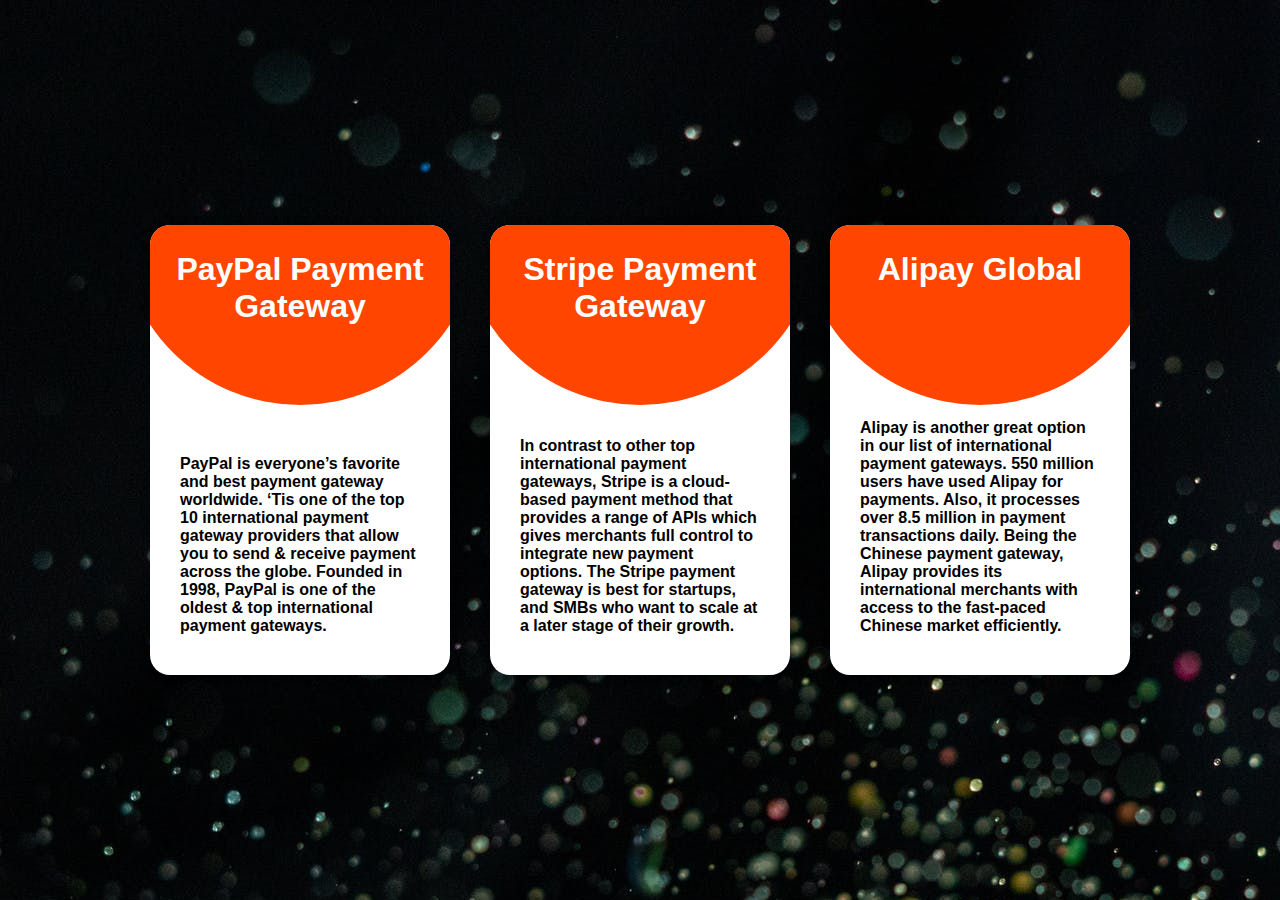
<file: about.html>
<!DOCTYPE html>
<html lang="en">
  <head>
    <meta charset="UTF-8" />
    <meta http-equiv="X-UA-Compatible" content="IE=edge" />
    <meta name="viewport" content="width=device-width, initial-scale=1.0" />
    <title>Document</title>
    <link rel="stylesheet" href="about.css" />
  </head>
  <body>
    <div class="container">
      <div class="card">
        <div class="head">
          <h2>PayPal Payment Gateway</h2>
        </div>
        <div class="content">
          <p>
            PayPal is everyone’s favorite and best payment gateway worldwide.
            ‘Tis one of the top 10 international payment gateway providers that
            allow you to send & receive payment across the globe. Founded in
            1998, PayPal is one of the oldest & top international payment
            gateways.
          </p>
        </div>
      </div>

      <div class="card">
        <div class="head">
          <h2>Stripe Payment Gateway</h2>
        </div>
        <div class="content">
          <p>
            In contrast to other top international payment gateways, Stripe is a
            cloud-based payment method that provides a range of APIs which gives
            merchants full control to integrate new payment options. The Stripe
            payment gateway is best for startups, and SMBs who want to scale at
            a later stage of their growth.
          </p>
        </div>
      </div>

      <div class="card">
        <div class="head">
          <h2>Alipay Global</h2>
        </div>
        <div class="content">
          <p>
            Alipay is another great option in our list of international payment
            gateways. 550 million users have used Alipay for payments. Also, it
            processes over 8.5 million in payment transactions daily. Being the
            Chinese payment gateway, Alipay provides its international merchants
            with access to the fast-paced Chinese market efficiently.
          </p>
        </div>
      </div>
    </div>
  </body>
</html>
</file>
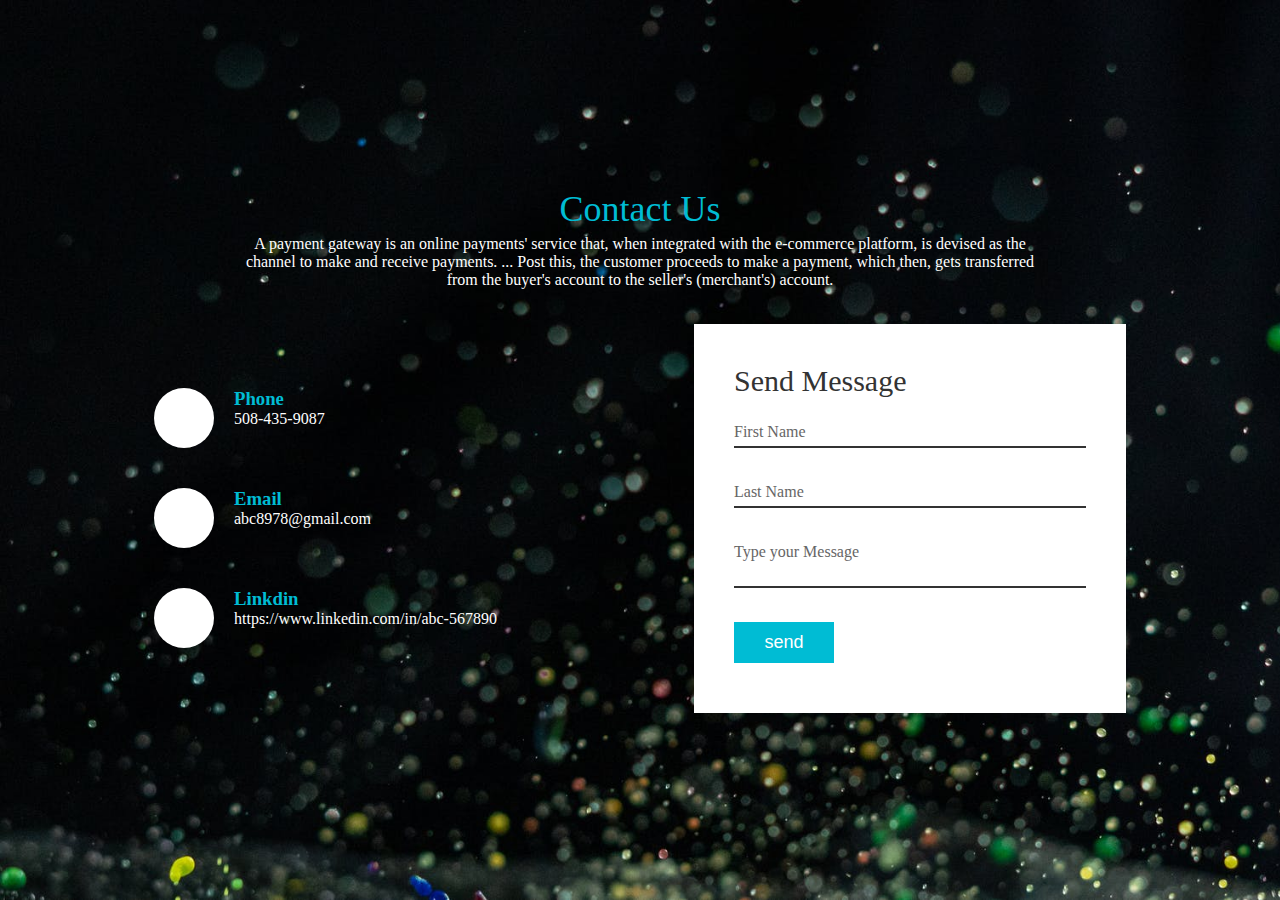
<file: contact.html>
<!DOCTYPE html>
<html lang="en">
  <head>
    <meta charset="UTF-8" />
    <meta http-equiv="X-UA-Compatible" content="IE=edge" />
    <meta name="viewport" content="width=device-width, initial-scale=1.0" />
    <title>Document</title>
    <link
      rel="stylesheet"
      href="https://cdn.jsdelivr.net/npm/bootstrap-icons@1.5.0/font/bootstrap-icons.css"
      integrity="sha384-tKLJeE1ALTUwtXlaGjJYM3sejfssWdAaWR2s97axw4xkiAdMzQjtOjgcyw0Y50KU"
      crossorigin="anonymous"
    />

    <link rel="stylesheet" href="contact.css" />
  </head>
  <body>
    <section class="contact">
      <div class="content">
        <h2>Contact Us</h2>
        <p>
          A payment gateway is an online payments' service that, when integrated
          with the e-commerce platform, is devised as the channel to make and
          receive payments. ... Post this, the customer proceeds to make a
          payment, which then, gets transferred from the buyer's account to the
          seller's (merchant's) account.
        </p>
      </div>

      <div class="container">
        <div class="contactinfo">
          <div class="box">
            <div class="icon"><i class="bi bi-telephone"></i></div>
            <div class="text">
              <h3>Phone</h3>
              <p>508-435-9087</p>
            </div>
          </div>
          <div class="box">
            <div class="icon"><i class="bi bi-envelope"></i></div>
            <div class="text">
              <h3>Email</h3>
              <p>abc8978@gmail.com</p>
            </div>
          </div>
          <div class="box">
            <div class="icon"><i class="bi bi-linkedin"></i></div>
            <div class="text">
              <h3>Linkdin</h3>
              <p>https://www.linkedin.com/in/abc-567890</p>
            </div>
          </div>
        </div>
        <div class="contactform">
          <form>
            <h2>Send Message</h2>
            <div class="inputbox">
              <input type="text" name="" required="required" />
              <span>First Name</span>
            </div>
            <div class="inputbox">
              <input type="text" name="" required="required" />
              <span>Last Name</span>
            </div>
            <div class="inputbox">
              <textarea required="required"></textarea>
              <span>Type your Message</span>
            </div>
            <div class="inputbox">
              <input type="submit" name="" value="send" />
            </div>
          </form>
        </div>
      </div>
    </section>
  </body>
</html>
</file>
<file: about.css>
* {
  margin: 0;
  padding: 0;
  box-sizing: border-box;
}
body {
  display: flex;
  justify-content: center;
  align-items: center;
  min-height: 100vh;
  background: #eeee;
  font-family: sans-serif;
  background: url(bg.jpeg);
}
.container {
  position: relative;
  display: flex;
  align-items: center;
  justify-content: center;
  width: 1150px;
  padding: 20px;
  flex-wrap: wrap;
}
.container .card {
  position: relative;
  width: 300px;
  height: 450px;
  background-color: white;
  border-radius: 20px;
  overflow: hidden;
  margin: 20px;
  box-shadow: 0 1px 8px rgba(0, 0, 0, 0.4);
}
.container .card .head {
  position: relative;
  width: 100%;
  height: 100%;
  background-color: orangered;
  clip-path: circle(180px at center 0);
  text-align: center;
}
.container .card .head h2 {
  color: white;
  font-size: 2rem;
  padding: 1.6rem 0;
}

.container .card .content {
  position: absolute;
  bottom: 10px;
  padding: 30px;
  text-align: start;
}
.container .card .content p {
  color: black;
  font-weight: bold;
}
</file>
<file: contact.css>
* {
  margin: 0;
  padding: 0;
  box-sizing: border-box;
}
.contact {
  position: relative;
  min-height: 100vh;
  padding: 50px 100px;
  display: flex;
  justify-content: center;
  align-items: center;
  flex-direction: column;
  background: url(bg.jpeg);
  background-size: cover;
}
.contact .content {
  max-width: 800px;
  text-align: center;
}

.contact .content h2 {
  font-size: 36px;
  font-weight: 500;
  color: #00bcd4;
}
.contact .content p {
  padding: 5px;
  font-weight: 300;
  color: white;
}
.container {
  width: 100%;
  display: flex;
  justify-content: center;
  align-items: center;
  margin-top: 30px;
}
.container .contactinfo {
  width: 50%;
  display: flex;
  flex-direction: column;
}
.container .contactinfo .box {
  position: relative;
  padding: 20px 0;
  display: flex;
}
.container .contactinfo .box .icon {
  min-width: 60px;
  height: 60px;
  background: white;
  display: flex;
  justify-content: center;
  align-items: center;
  border-radius: 50%;
  font-size: 22px;
}
.container .contactinfo .box .text {
  display: flex;
  margin-left: 20px;
  font-size: 16px;
  color: white;
  flex-direction: column;
  font-weight: 300px;
}
.container .contactinfo .box .text h3 {
  font-weight: 500px;
  color: #00bcd4;
}
.contactform {
  width: 40%;
  padding: 40px;
  background: white;
}
.contactform h2 {
  font-size: 30px;
  color: #333;
  font-weight: 500;
}
.contactform .inputbox {
  position: relative;
  width: 100%;
  margin-top: 10px;
}
.contactform .inputbox input,
.contactform .inputbox textarea {
  width: 100%;
  padding: 5px 0;
  font-size: 16px;
  margin: 10px 0;
  border: none;
  border-bottom: 2px solid #333;
  outline: none;
  resize: none;
}
.contactform .inputbox span {
  position: absolute;
  left: 0;
  padding: 5px 0;
  font-size: 16px;
  margin: 10px 0;
  pointer-events: none;
  transition: 0.5s;
  color: #666;
}
.contactform .inputbox input[type="submit"] {
  width: 100px;
  background: #00bcd4;
  color: white;
  border: none;
  cursor: pointer;
  padding: 10px;
  font-size: 18px;
}
@media (max-width: 991px) {
  .contact {
    padding: 50px;
  }
  .container {
    flex-direction: column;
  }
  .container .contactinfo {
    margin-bottom: 40px;
  }
  .container .contactinfo,
  .contactform {
    width: 100%;
  }
}
</file>
